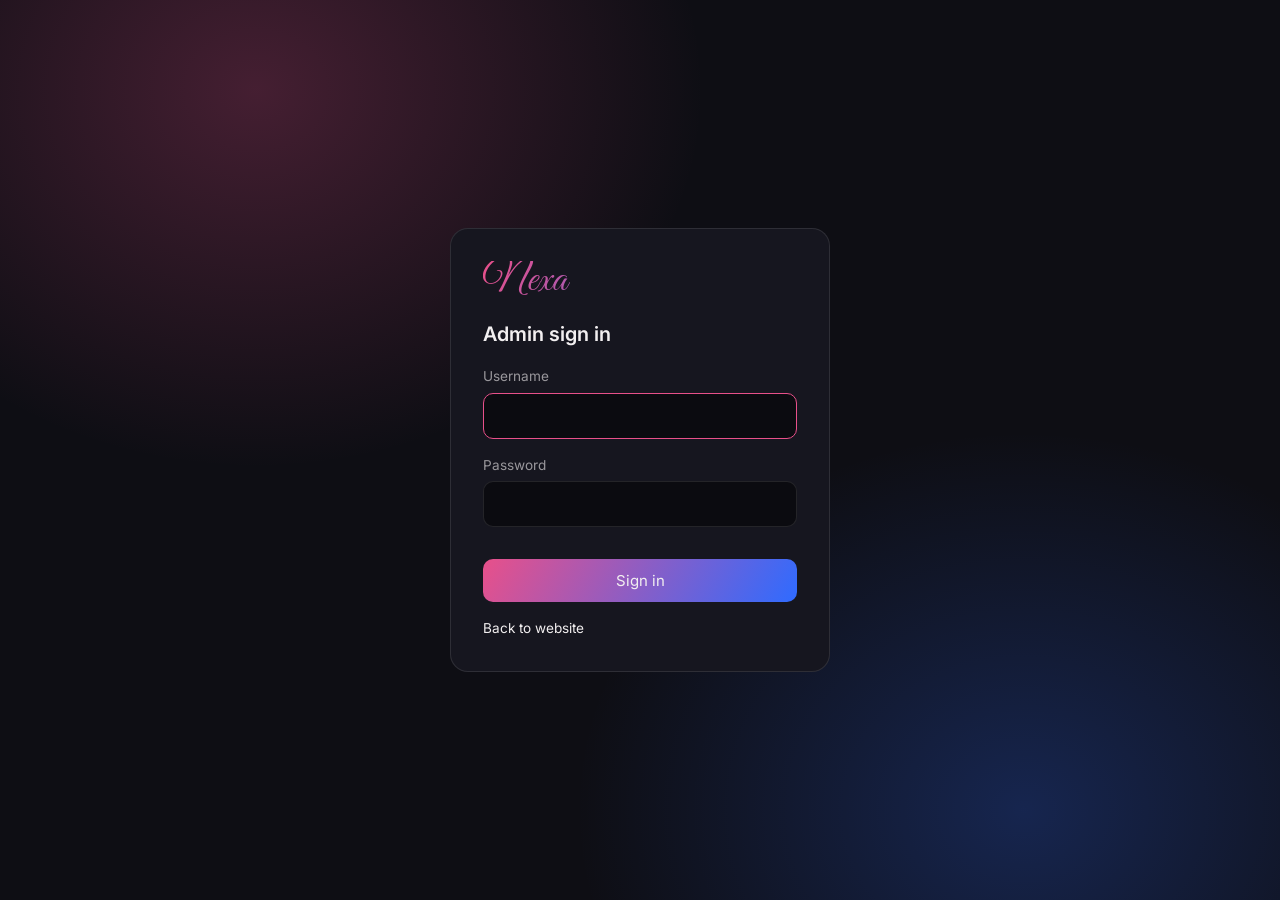
<file: admin.html>
<!DOCTYPE html>
<html lang="en" data-no-theme>
<head>
  <meta charset="UTF-8"><meta name="viewport" content="width=device-width, initial-scale=1">
  <title>Admin | Nexa</title><meta name="robots" content="noindex">
  <link href="https://fonts.googleapis.com/css2?family=Great+Vibes&family=Inter:wght@400;500;600&display=swap" rel="stylesheet">
  <link rel="stylesheet" href="css/admin.css">
  <script src="js/store.js"></script>
</head>
<body>
<div class="adm" id="adm" >
  <section class="adm-login" id="adm-login">
    <form class="adm-login__card" id="adm-login-form">
      <span class="adm-logo">Nexa</span>
      <h1>Admin sign in</h1>
      <div class="adm-field" style="margin:0"><label for="adm-user">Username</label><input id="adm-user" type="text" autocomplete="username"></div>
      <div class="adm-field" style="margin:0"><label for="adm-pass">Password</label><input id="adm-pass" type="password" autocomplete="current-password"></div>
      <p class="adm-hint" id="adm-login-msg" role="alert"></p>
      <button class="adm-btn adm-btn--primary" type="submit">Sign in</button>
      <a class="adm-hint" href="index.html">Back to website</a>
    </form>
  </section>

  <div class="adm-app" id="adm-app" hidden>
    <aside class="adm-side">
      <span class="adm-logo">Nexa</span>
      <nav class="adm-nav" aria-label="Admin sections">
        <button data-pane="products" class="is-active">Products</button>
        <button data-pane="blogs">Blog Posts</button>
        <button data-pane="reviews">Testimonials</button>
        <button data-pane="text">Site Text</button>
        <button data-pane="theme">Theme &amp; Style</button>
        <button data-pane="backup">Backup &amp; Security</button>
      </nav>
      <div class="adm-side__foot">
        <a class="adm-btn adm-btn--sm" href="index.html">View website</a>
        <button class="adm-btn adm-btn--sm" id="adm-logout" type="button">Sign out</button>
      </div>
    </aside>

    <main class="adm-main">
      <section class="adm-pane" id="pane-products">
        <div class="adm-head"><div><h2>Products</h2><p>Add, edit or remove perfumes in each collection.</p></div><button class="adm-btn adm-btn--primary" id="adm-add-product" type="button">Add product</button></div>
        <div class="adm-seg"><button type="button" data-cat="gents" class="is-active">Gents</button><button type="button" data-cat="ladies">Ladies</button></div>
        <div class="adm-list" id="adm-products"></div>
      </section>

      <section class="adm-pane" id="pane-blogs" hidden>
        <div class="adm-head"><div><h2>Blog Posts</h2><p>The newest three appear on the home page.</p></div><button class="adm-btn adm-btn--primary" id="adm-add-blog" type="button">Add post</button></div>
        <div class="adm-list" id="adm-blogs"></div>
      </section>

      <section class="adm-pane" id="pane-reviews" hidden>
        <div class="adm-head"><div><h2>Testimonials</h2><p>Customer reviews shown in the home page carousel.</p></div><button class="adm-btn adm-btn--primary" id="adm-add-review" type="button">Add review</button></div>
        <div class="adm-list" id="adm-reviews"></div>
      </section>

      <section class="adm-pane" id="pane-text" hidden>
        <div class="adm-head"><div><h2>Site Text</h2><p>Headlines, spotlight and contact details.</p></div></div>
        <form class="adm-card" id="adm-text-form">
          <div id="adm-text-fields"></div>
          <div class="adm-actions"><button class="adm-btn adm-btn--primary" type="submit">Save text</button><button class="adm-btn" type="button" id="adm-text-reset">Reset to original</button></div>
        </form>
      </section>

      <section class="adm-pane" id="pane-theme" hidden>
        <div class="adm-head"><div><h2>Theme &amp; Style</h2><p>Changes save automatically and show on your website.</p></div><button class="adm-btn" id="adm-theme-reset" type="button">Reset theme</button></div>

        <div class="adm-card"><h3>Preview</h3><div class="pv" id="adm-pv">
          <div class="pv__head"><span class="pv__logo">Nexa</span><span class="pv__links"><span>Home</span><span>Blogs</span><span>Contact Us</span></span></div>
          <div class="pv__body"><h4>Wear Your Signature.</h4><p>Luxury fragrances crafted for him and her. This is how your headings, body text and buttons will look.</p><span class="pv__btn">Shop Collection</span></div>
          <div class="pv__foot"><span>&copy; Nexa</span><span>Home &middot; Blogs &middot; Contact Us</span></div>
        </div></div>

        <div class="adm-card"><h3>Ready-made themes</h3><div class="adm-presets" id="adm-presets"></div></div>

        <div class="adm-card"><h3>Colors</h3><div class="adm-colors">
          <div class="adm-color"><label class="adm-label" for="c-bg">Background</label><input type="color" id="c-bg" data-color="bg"></div>
          <div class="adm-color"><label class="adm-label" for="c-text">Text</label><input type="color" id="c-text" data-color="text"></div>
          <div class="adm-color"><label class="adm-label" for="c-pink">Accent 1 (pink)</label><input type="color" id="c-pink" data-color="pink"></div>
          <div class="adm-color"><label class="adm-label" for="c-blue">Accent 2 (blue)</label><input type="color" id="c-blue" data-color="blue"></div>
        </div></div>

        <div class="adm-card"><h3>Text style and size</h3>
          <div class="adm-row">
            <div class="adm-field"><label for="th-headingFont">Headings</label><select id="th-headingFont"></select></div>
            <div class="adm-field"><label for="th-bodyFont">Body text</label><select id="th-bodyFont"></select></div>
            <div class="adm-field"><label for="th-scriptFont">Logo and hero handwriting</label><select id="th-scriptFont"></select></div>
          </div>
          <div class="adm-field"><label for="th-scale">Text size</label><div class="adm-range"><input type="range" id="th-scale" min="85" max="125" step="5"><output id="th-scale-out" for="th-scale">100%</output></div></div>
        </div>

        <div class="adm-card"><h3>Header style</h3><div class="adm-choices" id="adm-headers"></div></div>
        <div class="adm-card"><h3>Footer style</h3><div class="adm-choices" id="adm-footers"></div></div>
      </section>

      <section class="adm-pane" id="pane-backup" hidden>
        <div class="adm-head"><div><h2>Backup &amp; Security</h2><p>Your changes are stored in this browser. Download a backup to keep them safe.</p></div></div>
        <div class="adm-card"><h3>Backup</h3>
          <div class="adm-actions">
            <button class="adm-btn adm-btn--primary" id="adm-export" type="button">Download backup</button>
            <label class="adm-btn" for="adm-import">Restore from backup</label><input type="file" id="adm-import" accept="application/json" hidden>
            <button class="adm-btn adm-btn--danger" id="adm-reset-all" type="button">Reset everything</button>
          </div>
        </div>
        <form class="adm-card" id="adm-pass-form"><h3>Change admin login</h3>
          <p class="adm-hint" style="margin-bottom:1rem">Signed in as <strong id="adm-current-user"></strong>. Leave a field empty to keep it as it is.</p>
          <div class="adm-row">
            <div class="adm-field"><label for="adm-newuser">New username</label><input type="text" id="adm-newuser" autocomplete="off"></div>
            <div class="adm-field"><label for="adm-newpass">New password (6 or more characters)</label><input type="password" id="adm-newpass" autocomplete="new-password"></div>
          </div>
          <div class="adm-field"><label for="adm-curpass">Current password (to confirm)</label><input type="password" id="adm-curpass" autocomplete="current-password"></div>
          <button class="adm-btn adm-btn--primary" type="submit">Save login</button>
        </form>
      </section>
    </main>
  </div>

  <dialog class="adm-dialog" id="adm-dialog"><form id="adm-editor" novalidate></form></dialog>
  <div class="adm-toast" id="adm-toast" role="status" aria-live="polite"></div>
</div>
<script src="js/admin.js"></script>
</body>
</html>
</file>
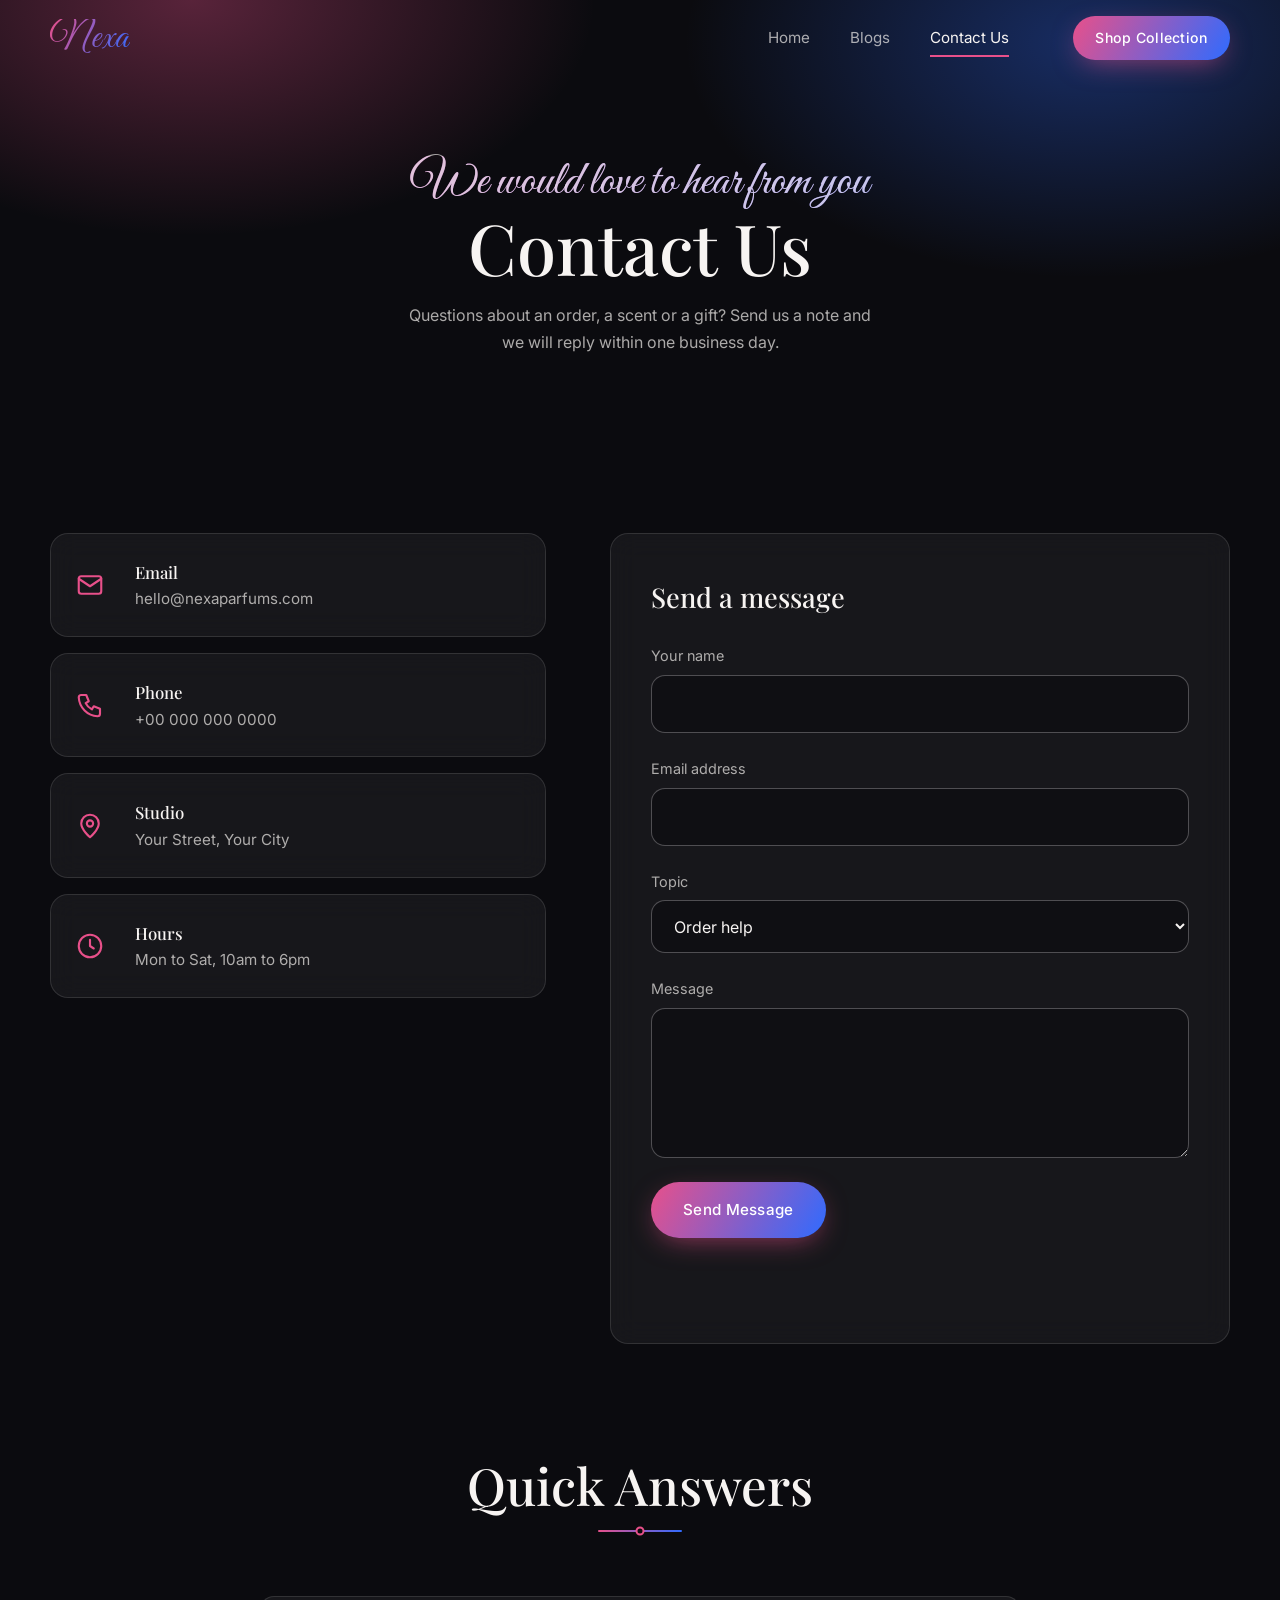
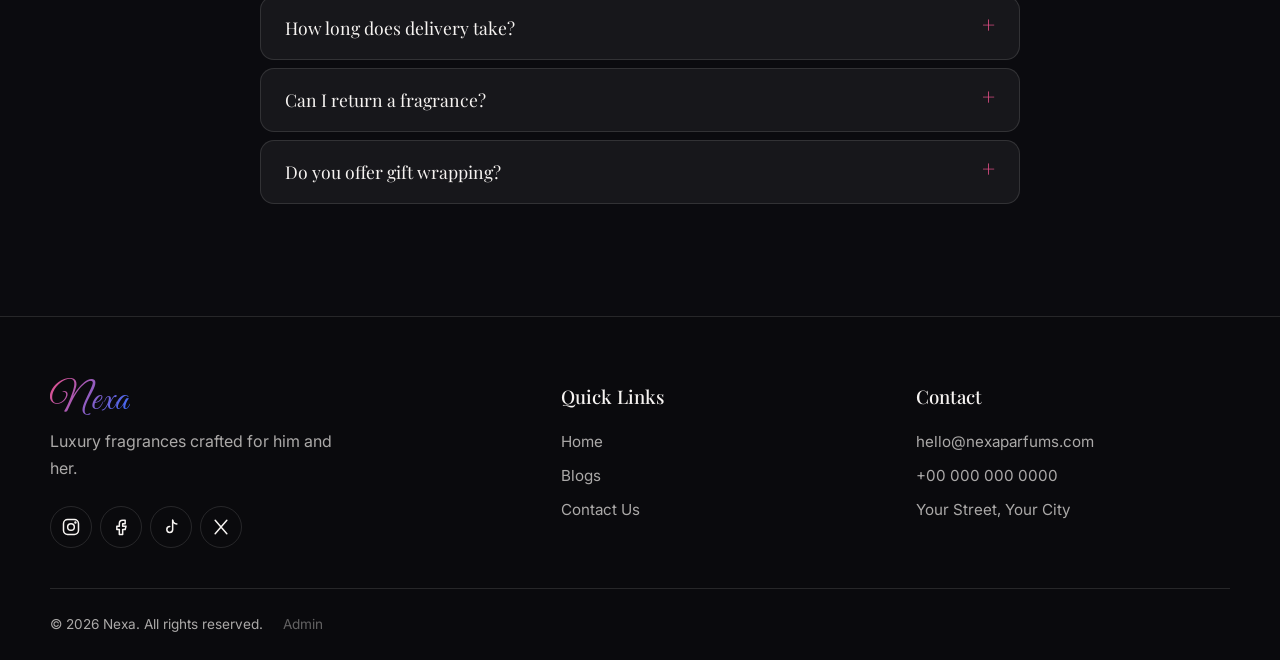
<file: contact.html>
<!DOCTYPE html>
<html lang="en">
<head>
  <meta charset="UTF-8">
  <meta name="viewport" content="width=device-width, initial-scale=1">
  <title>Contact Us | Nexa</title>
  <meta name="description" content="Get in touch with the Nexa team.">
  <meta name="theme-color" content="#0B0B0F">
  <link rel="preconnect" href="https://fonts.googleapis.com">
  <link rel="preconnect" href="https://fonts.gstatic.com" crossorigin>
  <link href="https://fonts.googleapis.com/css2?family=Great+Vibes&family=Inter:wght@300;400;500;600&family=Playfair+Display:wght@400;500;600;700&display=swap" rel="stylesheet">
  <link rel="stylesheet" href="css/style.css">
  <script src="js/store.js"></script>
</head>
<body>

  <a class="skip-link" href="#main">Skip to content</a>

  <!-- ============ PAGE LOADER ============ -->
  <div class="loader" id="loader" aria-hidden="true">
    <span class="loader__logo">Nexa</span>
    <span class="loader__bar"></span>
  </div>

  <!-- ============ NAVBAR ============ -->
  <header class="navbar" id="navbar">
    <div class="container navbar__inner">
      <a href="index.html" class="logo" aria-label="Nexa home">Nexa</a>

      <nav class="navbar__links" aria-label="Main">
        <a href="index.html" class="nav-link">Home</a>
        <a href="blogs.html" class="nav-link">Blogs</a>
        <a href="contact.html" class="nav-link is-active" aria-current="page">Contact Us</a>
      </nav>

      <a href="index.html#collections" class="btn btn--gradient btn--sm navbar__cta">Shop Collection</a>

      <button class="burger" id="burger" aria-label="Open menu" aria-expanded="false" aria-controls="mobile-panel">
        <span></span><span></span><span></span>
      </button>
    </div>
  </header>

  <!-- Mobile slide-in panel -->
  <div class="scrim" id="scrim"></div>
  <aside class="mobile-panel" id="mobile-panel" aria-label="Mobile menu" aria-hidden="true">
    <a href="index.html" class="logo" aria-label="Nexa home">Nexa</a>
    <nav class="mobile-panel__links">
      <a href="index.html" class="nav-link">Home</a>
      <a href="blogs.html" class="nav-link">Blogs</a>
      <a href="contact.html" class="nav-link is-active" aria-current="page">Contact Us</a>
    </nav>
    <a href="index.html#collections" class="btn btn--gradient">Shop Collection</a>
  </aside>

  

  <main id="main">
    <section class="page-hero">
      <p class="page-hero__script">We would love to hear from you</p>
      <h1>Contact Us</h1>
      <p>Questions about an order, a scent or a gift? Send us a note and we will reply within one business day.</p>
    </section>
    <section class="section">
      <div class="container contact__grid">
        <div class="contact__info">
          <div class="glass info-card"><svg viewBox="0 0 24 24" fill="none" stroke="currentColor" stroke-width="1.7" stroke-linecap="round" stroke-linejoin="round" aria-hidden="true"><rect x="3" y="5" width="18" height="14" rx="2"/><path d="M3 7l9 6 9-6"/></svg><div><h3>Email</h3><p data-cms="contact.email">hello@nexaparfums.com</p></div></div>
          <div class="glass info-card"><svg viewBox="0 0 24 24" fill="none" stroke="currentColor" stroke-width="1.7" stroke-linecap="round" stroke-linejoin="round" aria-hidden="true"><path d="M5 4h4l2 5-2.5 1.5a11 11 0 0 0 5 5L15 13l5 2v4a2 2 0 0 1-2 2A16 16 0 0 1 3 6a2 2 0 0 1 2-2z"/></svg><div><h3>Phone</h3><p data-cms="contact.phone">+00 000 000 0000</p></div></div>
          <div class="glass info-card"><svg viewBox="0 0 24 24" fill="none" stroke="currentColor" stroke-width="1.7" stroke-linecap="round" stroke-linejoin="round" aria-hidden="true"><path d="M12 21s7-6 7-11a7 7 0 0 0-14 0c0 5 7 11 7 11z"/><circle cx="12" cy="10" r="2.5"/></svg><div><h3>Studio</h3><p data-cms="contact.address">Your Street, Your City</p></div></div>
          <div class="glass info-card"><svg viewBox="0 0 24 24" fill="none" stroke="currentColor" stroke-width="1.7" stroke-linecap="round" stroke-linejoin="round" aria-hidden="true"><circle cx="12" cy="12" r="9"/><path d="M12 7v5l3 2"/></svg><div><h3>Hours</h3><p data-cms="contact.hours">Mon to Sat, 10am to 6pm</p></div></div>
        </div>
        <form class="glass contact__form" id="contact-form" novalidate>
          <h2>Send a message</h2>
          <div class="field"><label for="c-name">Your name</label><input id="c-name" name="name" type="text" autocomplete="name" required></div>
          <div class="field"><label for="c-email">Email address</label><input id="c-email" name="email" type="email" autocomplete="email" required></div>
          <div class="field"><label for="c-topic">Topic</label>
            <select id="c-topic" name="topic"><option>Order help</option><option>Product question</option><option>Gifting</option><option>Wholesale</option><option>Something else</option></select></div>
          <div class="field"><label for="c-message">Message</label><textarea id="c-message" name="message" required></textarea></div>
          <button type="submit" class="btn btn--gradient">Send Message</button>
          <p class="form-msg" id="contact-msg" role="status" aria-live="polite"></p>
        </form>
      </div>
    </section>
    <section class="section faq">
      <div class="container">
        <header class="section__head"><h2 class="section__title">Quick Answers</h2><span class="deco-line" aria-hidden="true"></span></header>
        <div class="faq__list">
          <details><summary>How long does delivery take?</summary><p>Most orders arrive in 3 to 5 business days. You will receive tracking as soon as your parcel ships.</p></details>
          <details><summary>Can I return a fragrance?</summary><p>Unopened bottles can be returned within 14 days. If a scent is not right for you, contact us and we will help.</p></details>
          <details><summary>Do you offer gift wrapping?</summary><p>Yes. Every Nexa bottle arrives in a gift-ready box with ribbon, and we can add a handwritten note.</p></details>
        </div>
      </div>
    </section>
  </main>

  <footer class="footer">
    <div class="container footer__grid">
      <div class="footer__brand">
        <a href="index.html" class="logo" aria-label="Nexa home">Nexa</a>
        <p data-cms="footer.tagline">Luxury fragrances crafted for him and her.</p>
        <div class="socials">
          <a href="#" aria-label="Instagram"><svg viewBox="0 0 24 24" fill="none" stroke="currentColor" stroke-width="1.8" stroke-linecap="round" stroke-linejoin="round"><rect x="3" y="3" width="18" height="18" rx="5"/><circle cx="12" cy="12" r="4"/><circle cx="17.3" cy="6.7" r=".6" fill="currentColor"/></svg></a>
          <a href="#" aria-label="Facebook"><svg viewBox="0 0 24 24" fill="none" stroke="currentColor" stroke-width="1.8" stroke-linecap="round" stroke-linejoin="round"><path d="M14 8h3V4h-3a4 4 0 0 0-4 4v3H7v4h3v6h4v-6h3l1-4h-4V8.5c0-.3.2-.5.5-.5z"/></svg></a>
          <a href="#" aria-label="TikTok"><svg viewBox="0 0 24 24" fill="none" stroke="currentColor" stroke-width="1.8" stroke-linecap="round" stroke-linejoin="round"><path d="M14 4v11a3.5 3.5 0 1 1-3.5-3.5"/><path d="M14 4c.4 2.6 2.2 4.1 5 4.3"/></svg></a>
          <a href="#" aria-label="X"><svg viewBox="0 0 24 24" fill="none" stroke="currentColor" stroke-width="1.8" stroke-linecap="round" stroke-linejoin="round"><path d="M5 4l14 16M19 4L5 20"/></svg></a>
        </div>
      </div>

      <nav class="footer__col" aria-label="Footer">
        <h3>Quick Links</h3>
        <a href="index.html">Home</a>
        <a href="blogs.html">Blogs</a>
        <a href="contact.html">Contact Us</a>
      </nav>

      <div class="footer__col">
        <h3>Contact</h3>
        <p data-cms="contact.email">hello@nexaparfums.com</p>
        <p data-cms="contact.phone">+00 000 000 0000</p>
        <p data-cms="contact.address">Your Street, Your City</p>
      </div>
    </div>
    <div class="container footer__bottom">
      <p>&copy; <span id="year">2026</span> Nexa. All rights reserved. <a class="footer__admin" href="admin.html">Admin</a></p>
    </div>
  </footer>

  

  <button class="to-top" id="to-top" aria-label="Back to top">
    <svg viewBox="0 0 24 24" fill="none" stroke="currentColor" stroke-width="2" stroke-linecap="round" stroke-linejoin="round" aria-hidden="true"><path d="M12 19V5M5 12l7-7 7 7"/></svg>
  </button>

  <script src="js/main.js"></script>
</body>
</html>
</file>
<file: css/admin.css>
/* =========================================================
   NEXA ADMIN : admin.css  (own palette, independent of the site theme)
   ========================================================= */
.adm, .adm * { box-sizing: border-box; }
.adm { --a-bg: #0e0e14; --a-panel: #16161f; --a-line: rgba(255,255,255,.1); --a-text: #f2eff0; --a-mute: rgba(242,239,240,.6);
  --a-pink: #E8508A; --a-blue: #2F6BFF; --a-red: #ff6b6b; --a-green: #7be3a8;
  position: fixed; inset: 0; z-index: 500; overflow: auto; background: var(--a-bg); color: var(--a-text);
  font: 15px/1.55 'Inter', system-ui, sans-serif; letter-spacing: 0; }
.adm[hidden] { display: none !important; }
.adm h1, .adm h2, .adm h3, .adm p { margin: 0; }
.adm a { color: inherit; text-decoration: none; }
.adm button, .adm input, .adm select, .adm textarea { font: inherit; color: inherit; }

/* login */
.adm-login { min-height: 100%; display: grid; place-items: center; padding: 1.5rem;
  background: radial-gradient(50% 60% at 20% 10%, rgba(232,80,138,.25), transparent 70%), radial-gradient(50% 60% at 80% 90%, rgba(47,107,255,.25), transparent 70%), var(--a-bg); }
.adm-login__card { width: min(380px, 100%); padding: 2rem; border: 1px solid var(--a-line); border-radius: 18px; background: var(--a-panel); display: grid; gap: 1rem; }
.adm-logo { font-family: 'Great Vibes', cursive; font-size: 2.6rem; line-height: 1; background: linear-gradient(120deg, var(--a-pink), var(--a-blue)); -webkit-background-clip: text; background-clip: text; color: transparent; }
.adm-login__card h1 { font-size: 1.25rem; font-weight: 600; }
.adm-hint { color: var(--a-mute); font-size: .85rem; }

/* layout */
.adm-app { display: grid; grid-template-columns: 240px 1fr; min-height: 100%; }
.adm-side { position: sticky; top: 0; height: 100vh; padding: 1.4rem 1rem; border-right: 1px solid var(--a-line); background: var(--a-panel); display: flex; flex-direction: column; gap: 1.2rem; }
.adm-nav { display: grid; gap: .25rem; }
.adm-nav button { text-align: left; padding: .7rem .9rem; border-radius: 10px; border: 0; background: none; cursor: pointer; color: var(--a-mute); transition: background .2s, color .2s; }
.adm-nav button:hover { background: rgba(255,255,255,.06); color: var(--a-text); }
.adm-nav button.is-active { background: linear-gradient(120deg, rgba(232,80,138,.25), rgba(47,107,255,.25)); color: #fff; }
.adm-side__foot { margin-top: auto; display: grid; gap: .5rem; }
.adm-main { padding: 2rem clamp(1rem, 3vw, 2.5rem) 4rem; max-width: 1000px; width: 100%; }
.adm-head { display: flex; flex-wrap: wrap; gap: 1rem; align-items: center; justify-content: space-between; margin-bottom: 1.5rem; }
.adm-head h2 { font-size: 1.6rem; font-weight: 600; }
.adm-head p { color: var(--a-mute); font-size: .9rem; margin-top: .2rem; }
.adm-pane[hidden] { display: none; }

/* buttons and fields */
.adm-btn { display: inline-flex; align-items: center; justify-content: center; gap: .4rem; padding: .6rem 1.1rem; border-radius: 10px; border: 1px solid var(--a-line); background: rgba(255,255,255,.05); cursor: pointer; transition: transform .2s, background .2s, border-color .2s; }
.adm-btn:hover { background: rgba(255,255,255,.1); transform: translateY(-1px); }
.adm-btn--primary { border: 0; color: #fff; background: linear-gradient(120deg, var(--a-pink), var(--a-blue)); }
.adm-btn--primary:hover { background: linear-gradient(120deg, var(--a-pink), var(--a-blue)); filter: brightness(1.1); }
.adm-btn--danger { color: var(--a-red); border-color: rgba(255,107,107,.4); }
.adm-btn--danger:hover { background: rgba(255,107,107,.12); }
.adm-btn--sm { padding: .4rem .8rem; font-size: .85rem; }
.adm :focus-visible { outline: 2px solid var(--a-pink); outline-offset: 2px; }
.adm-field { display: grid; gap: .35rem; margin-bottom: 1rem; }
.adm-field label, .adm-label { font-size: .85rem; color: var(--a-mute); }
.adm-field input[type="text"], .adm-field input[type="password"], .adm-field input[type="date"], .adm-field input[type="number"], .adm-field select, .adm-field textarea {
  width: 100%; padding: .65rem .85rem; border-radius: 10px; border: 1px solid var(--a-line); background: #0b0b10; }
.adm-field textarea { min-height: 120px; resize: vertical; }
.adm-field input:focus, .adm-field select:focus, .adm-field textarea:focus { outline: none; border-color: var(--a-pink); }
.adm-row { display: grid; grid-template-columns: repeat(auto-fit, minmax(220px, 1fr)); gap: 1rem; }
.adm-card { padding: 1.3rem; border: 1px solid var(--a-line); border-radius: 14px; background: var(--a-panel); margin-bottom: 1.2rem; }
.adm-card h3 { font-size: 1.05rem; margin-bottom: 1rem; }
.adm-seg { display: inline-flex; padding: 4px; border-radius: 999px; border: 1px solid var(--a-line); background: #0b0b10; margin-bottom: 1.2rem; }
.adm-seg button { padding: .45rem 1.3rem; border: 0; border-radius: 999px; background: none; cursor: pointer; color: var(--a-mute); }
.adm-seg button.is-active { background: linear-gradient(120deg, var(--a-pink), var(--a-blue)); color: #fff; }

/* item lists */
.adm-list { display: grid; gap: .7rem; }
.adm-item { display: grid; grid-template-columns: 64px 1fr auto; gap: 1rem; align-items: center; padding: .8rem 1rem; border: 1px solid var(--a-line); border-radius: 12px; background: var(--a-panel); }
.adm-item--noimg { grid-template-columns: 1fr auto; }
.adm-item img { width: 64px; height: 64px; object-fit: contain; border-radius: 8px; background: #0b0b10; }
.adm-item h4 { margin: 0; font-size: 1rem; font-weight: 600; }
.adm-item p { color: var(--a-mute); font-size: .85rem; overflow: hidden; display: -webkit-box; -webkit-line-clamp: 2; -webkit-box-orient: vertical; }
.adm-actions { display: flex; gap: .4rem; }
.adm-empty { padding: 2rem; text-align: center; color: var(--a-mute); border: 1px dashed var(--a-line); border-radius: 12px; }

/* editor dialog */
.adm-dialog { width: min(560px, 94vw); max-height: 92vh; padding: 0; border: 1px solid var(--a-line); border-radius: 16px; background: var(--a-panel); color: var(--a-text); }
.adm-dialog::backdrop { background: rgba(0,0,0,.7); }
.adm-dialog form { padding: 1.5rem; max-height: 92vh; overflow: auto; }
.adm-dialog h3 { font-size: 1.2rem; margin-bottom: 1.2rem; }
.adm-dialog__foot { display: flex; justify-content: flex-end; gap: .6rem; margin-top: .5rem; }
.adm-upload { display: grid; grid-template-columns: 90px 1fr; gap: 1rem; align-items: center; }
.adm-upload img { width: 90px; height: 90px; object-fit: contain; border-radius: 10px; background: #0b0b10; border: 1px solid var(--a-line); }
.adm-upload__btns { display: flex; flex-wrap: wrap; gap: .5rem; }

/* theme tab */
.adm-presets { display: flex; flex-wrap: wrap; gap: .6rem; }
.adm-preset { padding: .55rem .9rem .55rem .6rem; border-radius: 999px; border: 1px solid var(--a-line); background: #0b0b10; cursor: pointer; display: inline-flex; align-items: center; gap: .6rem; }
.adm-preset.is-active { border-color: var(--a-pink); }
.adm-preset i { width: 22px; height: 22px; border-radius: 50%; border: 1px solid rgba(255,255,255,.3); }
.adm-colors { display: grid; grid-template-columns: repeat(auto-fit, minmax(150px, 1fr)); gap: 1rem; }
.adm-color { display: grid; gap: .35rem; }
.adm-color input[type="color"] { width: 100%; height: 44px; padding: 3px; border-radius: 10px; border: 1px solid var(--a-line); background: #0b0b10; cursor: pointer; }
.adm-range { display: flex; align-items: center; gap: 1rem; }
.adm-range input { flex: 1; accent-color: var(--a-pink); }
.adm-range output { min-width: 3.2rem; text-align: right; }
.adm-choices { display: grid; grid-template-columns: repeat(auto-fit, minmax(120px, 1fr)); gap: .6rem; }
.adm-choice { padding: .7rem .6rem; border-radius: 10px; border: 1px solid var(--a-line); background: #0b0b10; cursor: pointer; text-align: center; font-size: .88rem; }
.adm-choice.is-active { border-color: var(--a-pink); background: rgba(232,80,138,.14); }

/* live preview (mirrors the site's header/footer rules) */
.pv { border-radius: 14px; overflow: hidden; border: 1px solid var(--a-line); background: var(--black); color: var(--white);
  --muted: color-mix(in srgb, var(--white) 68%, transparent); --line: color-mix(in srgb, var(--white) 14%, transparent); --gradient: linear-gradient(120deg, var(--pink), var(--blue)); }
.pv__head { display: flex; align-items: center; justify-content: space-between; padding: .8rem 1.2rem; }
.pv__logo { font-family: var(--font-script); font-size: 1.9rem; line-height: 1; background: var(--gradient); -webkit-background-clip: text; background-clip: text; color: transparent; }
.pv__links { display: flex; gap: 1rem; font-size: .85rem; color: var(--muted); font-family: var(--font-body); }
.pv__body { padding: 1.6rem 1.4rem; font-family: var(--font-body); }
.pv__body h4 { margin: 0 0 .4rem; font-family: var(--font-heading); font-weight: 500; font-size: 1.7rem; line-height: 1.2; }
.pv__body p { margin: 0 0 1rem; color: var(--muted); max-width: 46ch; }
.pv__btn { display: inline-block; padding: .55rem 1.3rem; border-radius: 999px; background: var(--gradient); color: #fff; font-size: .9rem; }
.pv__foot { padding: 1.1rem 1.4rem; display: flex; justify-content: space-between; gap: 1rem; font-size: .85rem; font-family: var(--font-body); border-top: 1px solid var(--line); background: color-mix(in srgb, var(--black) 88%, #000); color: var(--muted); }
.pv[data-header="solid"] .pv__head { background: var(--black); box-shadow: 0 1px 0 var(--line); }
.pv[data-header="glass"] .pv__head { background: color-mix(in srgb, var(--white) 8%, transparent); box-shadow: 0 1px 0 var(--line); }
.pv[data-header="gradient"] .pv__head { background: var(--gradient); color: #fff; }
.pv[data-header="gradient"] .pv__logo { background: none; color: #fff; }
.pv[data-header="gradient"] .pv__links { color: rgba(255,255,255,.85); }
.pv[data-header="light"] .pv__head { background: #F7F4F2; }
.pv[data-header="light"] .pv__links { color: rgba(27,27,34,.7); }
.pv[data-footer="gradient"] .pv__foot { background: var(--gradient); color: #fff; border-color: transparent; }
.pv[data-footer="light"] .pv__foot { background: #F7F4F2; color: rgba(27,27,34,.75); border-color: rgba(27,27,34,.12); }
.pv[data-footer="blue"] .pv__foot { background: color-mix(in srgb, var(--blue) 32%, #000); color: rgba(255,255,255,.8); }
.pv[data-footer="pink"] .pv__foot { background: color-mix(in srgb, var(--pink) 32%, #000); color: rgba(255,255,255,.8); }

.adm-toast { position: fixed; left: 50%; bottom: 1.6rem; transform: translate(-50%, 20px); padding: .7rem 1.2rem; border-radius: 999px; background: #1f1f2b; border: 1px solid var(--a-line); opacity: 0; pointer-events: none; transition: opacity .3s, transform .3s; z-index: 10; }
.adm-toast.is-shown { opacity: 1; transform: translate(-50%, 0); }
.adm-toast.is-error { border-color: var(--a-red); color: var(--a-red); }
.adm-menu-btn { display: none; }

@media (max-width: 820px) {
  .adm-app { grid-template-columns: 1fr; }
  .adm-side { position: static; height: auto; flex-direction: row; flex-wrap: wrap; align-items: center; padding: .8rem; }
  .adm-nav { display: flex; flex-wrap: wrap; flex: 1 1 100%; order: 3; }
  .adm-nav button { padding: .5rem .75rem; font-size: .88rem; }
  .adm-side__foot { margin: 0 0 0 auto; display: flex; }
  .adm-item { grid-template-columns: 52px 1fr; }
  .adm-item .adm-actions { grid-column: 1 / -1; }
  .adm-item--noimg { grid-template-columns: 1fr; }
}

.adm [hidden] { display: none !important; }
</file>
<file: css/style.css>
/* =========================================================
   NEXA : style.css
   1. Tokens   2. Base   3. Components   4. Sections   5. Motion/Responsive
   ========================================================= */

/* ---------- 1. TOKENS (edit colors, fonts and spacing here) ---------- */
@property --accent      { syntax: '<color>'; inherits: true; initial-value: #2F6BFF; }
@property --accent-soft { syntax: '<color>'; inherits: true; initial-value: color-mix(in srgb, var(--blue) 28%, transparent); }

:root {
  --black:  #0B0B0F;
  --ink-2:  color-mix(in srgb, var(--black) 93%, var(--white));
  --pink:   #E8508A;
  --blue:   #2F6BFF;
  --white:  #F7F4F2;
  --muted:  color-mix(in srgb, var(--white) 68%, transparent);
  --line:   color-mix(in srgb, var(--white) 12%, transparent);
  --glass:  color-mix(in srgb, var(--white) 5%, transparent);

  --gradient: linear-gradient(120deg, var(--pink), var(--blue));

  --font-script:  'Great Vibes', cursive;
  --font-heading: 'Playfair Display', Georgia, serif;
  --font-body:    'Inter', system-ui, -apple-system, 'Segoe UI', sans-serif;

  /* spacing scale */
  --s-1: .5rem; --s-2: 1rem; --s-3: 1.5rem; --s-4: 2.5rem; --s-5: 4rem; --s-6: 7rem;

  --radius: 18px;
  --nav-h: 76px;
  --ease: cubic-bezier(.22,.8,.24,1);

  --accent: var(--blue);
  --accent-soft: color-mix(in srgb, var(--blue) 28%, transparent);
}

/* ---------- 2. BASE ---------- */
*,*::before,*::after { box-sizing: border-box; margin: 0; padding: 0; }
html { scroll-behavior: smooth; scroll-padding-top: var(--nav-h); }
body {
  font-family: var(--font-body); font-size: 1rem; line-height: 1.7;
  color: var(--white); background: var(--black);
  -webkit-font-smoothing: antialiased; overflow-x: hidden;
}
body.is-locked { overflow: hidden; }
img { max-width: 100%; height: auto; display: block; }
a { color: inherit; text-decoration: none; }
button { font: inherit; color: inherit; background: none; border: 0; cursor: pointer; }
ul { list-style: none; }

:focus-visible { outline: 2px solid var(--pink); outline-offset: 3px; border-radius: 6px; }

.container { width: min(1180px, 100% - 2.5rem); margin-inline: auto; }
.sr-only { position: absolute; width: 1px; height: 1px; overflow: hidden; clip: rect(0 0 0 0); white-space: nowrap; }
.skip-link { position: fixed; left: 1rem; top: -4rem; z-index: 200; background: var(--white); color: var(--black); padding: .6rem 1rem; border-radius: 8px; transition: top .2s; }
.skip-link:focus { top: 1rem; }

/* ---------- 3. COMPONENTS ---------- */
.logo { font-family: var(--font-script); font-size: 2.4rem; line-height: 1; letter-spacing: .02em;
  background: var(--gradient); -webkit-background-clip: text; background-clip: text; color: transparent; }

.btn { display: inline-flex; align-items: center; justify-content: center; gap: .5rem;
  padding: .95rem 2rem; border-radius: 999px; font-weight: 500; font-size: .95rem; letter-spacing: .02em;
  transition: transform .35s var(--ease), box-shadow .35s var(--ease), background-color .3s; }
.btn:hover { transform: translateY(-3px); }
.btn--gradient { background: var(--gradient); color: #fff; box-shadow: 0 8px 28px -8px color-mix(in srgb, var(--pink) 65%, transparent); }
.btn--gradient:hover { box-shadow: 0 14px 34px -8px color-mix(in srgb, var(--blue) 70%, transparent); }
.btn--outline { border: 1px solid color-mix(in srgb, var(--white) 50%, transparent); }
.btn--outline:hover { background: color-mix(in srgb, var(--white) 8%, transparent); border-color: var(--white); }
.btn--sm { padding: .65rem 1.4rem; font-size: .88rem; }

.glass { background: var(--glass); border: 1px solid var(--line); border-radius: var(--radius);
  backdrop-filter: blur(14px); -webkit-backdrop-filter: blur(14px); }

.badge { display: inline-block; padding: .3rem .9rem; border-radius: 999px; font-size: .8rem;
  background: color-mix(in srgb, var(--pink) 14%, transparent); border: 1px solid color-mix(in srgb, var(--pink) 50%, transparent); color: #ff9bc0; margin-bottom: var(--s-2); }

/* ---------- 4. SECTIONS ---------- */
.section { padding-block: var(--s-6); position: relative; }
.section__head { text-align: center; margin-bottom: var(--s-5); }
.section__title { font-family: var(--font-heading); font-weight: 500; font-size: clamp(2rem, 4.5vw, 3.2rem); line-height: 1.15; }
.section__lead { color: var(--muted); max-width: 46ch; margin: var(--s-2) auto 0; }
.deco-line { display: block; width: 84px; height: 2px; margin: var(--s-2) auto 0; background: var(--gradient); border-radius: 2px; position: relative; }
.deco-line::after { content: ''; position: absolute; left: 50%; top: 50%; width: 9px; height: 9px; background: var(--black); border: 2px solid var(--pink); border-radius: 50%; transform: translate(-50%,-50%); }
.deco-line--left { margin-inline: 0; }

/* ----- Navbar ----- */
.navbar { position: fixed; inset: 0 0 auto 0; z-index: 100; height: var(--nav-h);
  transition: background-color .4s, backdrop-filter .4s, box-shadow .4s; }
.navbar.is-solid { background: color-mix(in srgb, var(--black) 88%, transparent); backdrop-filter: blur(16px); -webkit-backdrop-filter: blur(16px); box-shadow: 0 1px 0 var(--line); }
.navbar__inner { height: 100%; display: flex; align-items: center; justify-content: space-between; gap: var(--s-3); }
.navbar__links { display: flex; gap: var(--s-4); margin-left: auto; margin-right: var(--s-4); }

.nav-link { position: relative; padding: .35rem 0; font-size: .95rem; color: var(--muted); transition: color .3s; }
.nav-link::after { content: ''; position: absolute; left: 0; bottom: 0; height: 2px; width: 100%; background: var(--pink);
  transform: scaleX(0); transform-origin: left; transition: transform .4s var(--ease); }
.nav-link:hover, .nav-link.is-active { color: var(--white); }
.nav-link:hover::after, .nav-link.is-active::after { transform: scaleX(1); }

.burger { display: none; width: 44px; height: 44px; position: relative; z-index: 130; }
.burger span { position: absolute; left: 10px; right: 10px; height: 2px; background: var(--white); border-radius: 2px; transition: transform .4s var(--ease), opacity .3s; }
.burger span:nth-child(1) { top: 15px; } .burger span:nth-child(2) { top: 21px; } .burger span:nth-child(3) { top: 27px; }
.burger.is-open span:nth-child(1) { transform: translateY(6px) rotate(45deg); }
.burger.is-open span:nth-child(2) { opacity: 0; }
.burger.is-open span:nth-child(3) { transform: translateY(-6px) rotate(-45deg); }

.scrim { position: fixed; inset: 0; z-index: 110; background: rgba(0,0,0,.6); opacity: 0; visibility: hidden; transition: opacity .4s, visibility .4s; }
.scrim.is-open { opacity: 1; visibility: visible; }
.mobile-panel { position: fixed; top: 0; right: 0; bottom: 0; z-index: 120; width: min(320px, 82vw);
  display: flex; flex-direction: column; align-items: flex-start; gap: var(--s-4); padding: 6rem 2rem 2rem;
  background: color-mix(in srgb, var(--ink-2) 96%, transparent); backdrop-filter: blur(20px); border-left: 1px solid var(--line);
  transform: translateX(100%); visibility: hidden; transition: transform .5s var(--ease), visibility .5s; }
.mobile-panel.is-open { transform: none; visibility: visible; }
.mobile-panel .logo { position: absolute; top: 1rem; left: 2rem; }
.mobile-panel__links { display: flex; flex-direction: column; gap: var(--s-3); font-family: var(--font-heading); }
.mobile-panel__links .nav-link { font-size: 1.5rem; }

/* ----- 1. Hero ----- */
.hero { position: relative; min-height: 100vh; min-height: 100svh; display: flex; align-items: center; overflow: hidden; padding-top: var(--nav-h); isolation: isolate; }
.hero__bg { position: absolute; inset: 0; z-index: -1;
  background: radial-gradient(ellipse at 50% 120%, color-mix(in srgb, var(--black) 85%, var(--pink)) 0%, var(--black) 60%); }
.hero__glow { position: absolute; border-radius: 50%; filter: blur(110px); opacity: .55; will-change: transform; }
.hero__glow--pink { width: 46vw; height: 46vw; left: -12vw; top: 8%; background: var(--pink); animation: drift 16s ease-in-out infinite alternate; }
.hero__glow--blue { width: 44vw; height: 44vw; right: -10vw; bottom: -6%; background: var(--blue); animation: drift 19s ease-in-out infinite alternate-reverse; }
.hero__mist { position: absolute; inset: -20%; opacity: .5;
  background:
    radial-gradient(40% 30% at 30% 70%, color-mix(in srgb, var(--white) 8%, transparent), transparent 70%),
    radial-gradient(35% 28% at 70% 40%, color-mix(in srgb, var(--white) 7%, transparent), transparent 70%);
  animation: mist 24s linear infinite alternate; }
#particles { position: absolute; inset: 0; width: 100%; height: 100%; }

.hero__inner { display: grid; grid-template-columns: 1.05fr 1fr; align-items: center; gap: var(--s-4); }
.hero__kicker { font-family: var(--font-heading); font-style: italic; color: #ff9bc0; font-size: 1.1rem; margin-bottom: var(--s-2); }
.hero__title { font-family: var(--font-script); font-weight: 400; font-size: clamp(3.6rem, 9vw, 7.6rem); line-height: .98;
  background: linear-gradient(120deg, var(--white) 30%, var(--pink) 75%, var(--blue)); -webkit-background-clip: text; background-clip: text; color: transparent; padding-bottom: .1em; }
.hero__sub { margin-top: var(--s-3); font-size: clamp(1.05rem, 1.6vw, 1.3rem); color: var(--muted); max-width: 34ch; }
.hero__actions { display: flex; flex-wrap: wrap; gap: var(--s-2); margin-top: var(--s-4); }

.hero__visual { position: relative; display: grid; place-items: center; }
.hero__halo { position: absolute; width: 78%; aspect-ratio: 1; border-radius: 50%;
  background: radial-gradient(circle, color-mix(in srgb, var(--pink) 55%, transparent), color-mix(in srgb, var(--blue) 35%, transparent) 55%, transparent 72%); filter: blur(50px); animation: pulse 6s ease-in-out infinite; }
.hero__bottle { position: relative; width: min(100%, 520px); filter: drop-shadow(0 30px 40px rgba(0,0,0,.6)); animation: float 6s ease-in-out infinite; }

.scroll-indicator { position: absolute; bottom: 1.6rem; left: 50%; transform: translateX(-50%); }
.scroll-indicator__mouse { display: block; width: 26px; height: 42px; border: 2px solid color-mix(in srgb, var(--white) 60%, transparent); border-radius: 14px; position: relative; }
.scroll-indicator__mouse span { position: absolute; left: 50%; top: 8px; width: 4px; height: 8px; margin-left: -2px; border-radius: 2px; background: var(--pink); animation: wheel 1.8s infinite; }

/* ----- 2. Collections ----- */
.collections { transition: --accent .7s ease, --accent-soft .7s ease;
  background:
    radial-gradient(60% 40% at 50% 0%, var(--accent-soft), transparent 70%),
    var(--black); }
.collections[data-theme="gents"]  { --accent: var(--blue); --accent-soft: color-mix(in srgb, var(--blue) 28%, transparent); }
.collections[data-theme="ladies"] { --accent: var(--pink); --accent-soft: color-mix(in srgb, var(--pink) 28%, transparent); }
.collections .deco-line { background: var(--accent); }
.collections .deco-line::after { border-color: var(--accent); }

.tabs { position: relative; display: grid; grid-template-columns: 1fr 1fr; width: min(320px, 100%); margin: 0 auto var(--s-5);
  padding: 6px; border-radius: 999px; background: var(--glass); border: 1px solid var(--line); backdrop-filter: blur(10px); }
.tabs__pill { position: absolute; top: 6px; bottom: 6px; left: 6px; width: calc(50% - 6px); border-radius: 999px;
  background: var(--accent); box-shadow: 0 6px 24px -6px var(--accent); transition: transform .5s var(--ease); }
.tabs[data-active="ladies"] .tabs__pill { transform: translateX(100%); }
.tabs__btn { position: relative; z-index: 1; padding: .7rem 1rem; border-radius: 999px; font-weight: 500; color: var(--muted); transition: color .3s; }
.tabs__btn.is-active { color: #fff; }

.grid { display: grid; grid-template-columns: repeat(4, 1fr); gap: var(--s-3); }
.grid:not(.is-visible) .card { opacity: 0; }
.grid.is-visible .card { animation: cardIn .8s var(--ease) backwards; animation-delay: calc(var(--i) * 110ms); }

.card { position: relative; display: flex; flex-direction: column; padding: var(--s-3); text-align: center;
  background: linear-gradient(180deg, color-mix(in srgb, var(--white) 6%, transparent), color-mix(in srgb, var(--white) 2%, transparent)); border: 1px solid var(--line); border-radius: var(--radius);
  backdrop-filter: blur(12px); transition: transform .5s var(--ease), box-shadow .5s var(--ease); }
.card::before { content: ''; position: absolute; inset: -1px; border-radius: inherit; padding: 1px; pointer-events: none;
  background: linear-gradient(135deg, var(--pink), var(--blue)); opacity: 0; transition: opacity .4s;
  -webkit-mask: linear-gradient(#000 0 0) content-box, linear-gradient(#000 0 0); -webkit-mask-composite: xor; mask-composite: exclude; }
.card:hover, .card:focus-within { transform: translateY(-12px); box-shadow: 0 28px 50px -22px var(--accent), 0 0 40px -12px var(--pink); }
.card:hover::before, .card:focus-within::before { opacity: 1; }
.card__img { aspect-ratio: 3 / 3.6; display: grid; place-items: center; margin-bottom: var(--s-2); }
.card__img img { width: 72%; transition: transform .6s var(--ease); filter: drop-shadow(0 18px 18px rgba(0,0,0,.5)); }
.card:hover .card__img img, .card:focus-within .card__img img { transform: rotate(-5deg) scale(1.1); }
.card__name { font-family: var(--font-heading); font-size: 1.25rem; font-weight: 500; }
.card__notes { color: var(--muted); font-size: .88rem; margin: .25rem 0 var(--s-2); min-height: 2.9em; }
.card__price { font-family: var(--font-heading); font-size: 1.2rem; margin-bottom: var(--s-2); color: var(--white); }
.card .btn { margin-top: auto; border: 1px solid var(--accent); padding: .65rem 1rem; font-size: .88rem; transition: background-color .3s, transform .35s var(--ease); }
.card .btn:hover { background: var(--accent); }

/* ----- 3. Spotlight ----- */
.spotlight { background: linear-gradient(180deg, var(--black), var(--ink-2) 50%, var(--black)); }
.spotlight__inner { display: grid; grid-template-columns: 1fr 1fr; align-items: center; gap: var(--s-5); }
.spotlight__visual { position: relative; display: grid; place-items: center; }
.spotlight__halo { position: absolute; width: 80%; aspect-ratio: 1; border-radius: 50%; background: radial-gradient(circle, color-mix(in srgb, var(--blue) 55%, transparent), color-mix(in srgb, var(--pink) 25%, transparent) 60%, transparent 72%); filter: blur(50px); }
.spotlight__visual img { position: relative; width: min(78%, 360px); filter: drop-shadow(0 30px 34px rgba(0,0,0,.6)); }
.spotlight__text p { color: var(--muted); max-width: 46ch; margin-top: var(--s-3); }
.notes { margin: var(--s-4) 0; display: grid; gap: var(--s-2); max-width: 460px; }
.notes > div { display: grid; grid-template-columns: 80px 1fr; gap: var(--s-2); padding-bottom: var(--s-2); border-bottom: 1px solid var(--line); }
.notes dt { font-family: var(--font-heading); font-style: italic; color: #ff9bc0; }
.notes dd { color: var(--white); }

/* ----- 4. Why ----- */
.why__grid { display: grid; grid-template-columns: repeat(4, 1fr); gap: var(--s-3); }
.why__card { padding: var(--s-4) var(--s-3); text-align: center; transition: transform .5s var(--ease), border-color .4s, box-shadow .5s; }
.why__card:hover { transform: translateY(-8px); border-color: color-mix(in srgb, var(--pink) 55%, transparent); box-shadow: 0 24px 40px -24px var(--pink); }
.why__icon { width: 54px; height: 54px; margin: 0 auto var(--s-2); color: var(--pink); transition: transform .6s var(--ease), color .4s; }
.why__card:hover .why__icon { transform: rotate(-8deg) scale(1.15); color: var(--blue); }
.why__card h3 { font-family: var(--font-heading); font-weight: 500; font-size: 1.2rem; margin-bottom: .5rem; }
.why__card p { color: var(--muted); font-size: .92rem; }

/* ----- 5. Testimonials ----- */
.testimonials { background: radial-gradient(50% 60% at 50% 50%, color-mix(in srgb, var(--pink) 12%, transparent), transparent 70%); }
.carousel { max-width: 760px; margin-inline: auto; overflow: hidden; }
.carousel__track { display: flex; transition: transform .8s var(--ease); }
.slide { flex: 0 0 100%; margin: 0; padding: var(--s-4); text-align: center; border-radius: var(--radius); }
.stars { color: #f7c66b; letter-spacing: .3em; font-size: 1.2rem; margin-bottom: var(--s-2); }
.slide blockquote { font-family: var(--font-heading); font-style: italic; font-size: clamp(1.1rem, 2.2vw, 1.45rem); line-height: 1.6; }
.slide figcaption { margin-top: var(--s-3); font-weight: 500; }
.slide figcaption span { display: block; color: var(--muted); font-size: .85rem; font-weight: 400; }
.carousel__dots { display: flex; justify-content: center; gap: .6rem; margin-top: var(--s-3); }
.carousel__dots button { width: 10px; height: 10px; border-radius: 50%; background: color-mix(in srgb, var(--white) 25%, transparent); transition: background .3s, transform .3s, width .4s var(--ease); }
.carousel__dots button.is-active { width: 28px; border-radius: 6px; background: var(--gradient); }

/* ----- 6. Blog ----- */
.blog__grid { display: grid; grid-template-columns: repeat(3, 1fr); gap: var(--s-3); }
.post { background: var(--glass); border: 1px solid var(--line); border-radius: var(--radius); overflow: hidden; transition: transform .5s var(--ease), border-color .4s; }
.post:hover { transform: translateY(-8px); border-color: color-mix(in srgb, var(--blue) 60%, transparent); }
.post__img { display: block; overflow: hidden; }
.post__img img { width: 100%; aspect-ratio: 3/2; object-fit: cover; transition: transform .8s var(--ease); }
.post:hover .post__img img { transform: scale(1.06); }
.post__body { padding: var(--s-3); }
.post time { font-size: .82rem; color: var(--muted); }
.post h3 { font-family: var(--font-heading); font-weight: 500; font-size: 1.2rem; line-height: 1.4; margin: .4rem 0 var(--s-2); }
.post__more { color: #ff9bc0; font-size: .92rem; border-bottom: 1px solid transparent; transition: border-color .3s; }
.post__more:hover { border-color: #ff9bc0; }

/* ----- 7. Newsletter ----- */
.newsletter { padding-block: var(--s-5); }
.newsletter__box { text-align: center; padding: var(--s-5) var(--s-3); border-radius: 28px; border: 1px solid var(--line);
  background: radial-gradient(70% 120% at 0% 0%, color-mix(in srgb, var(--pink) 45%, transparent), transparent 60%), radial-gradient(70% 120% at 100% 100%, color-mix(in srgb, var(--blue) 45%, transparent), transparent 60%), var(--ink-2); }
.newsletter__box p { color: var(--muted); margin-top: .5rem; }
.newsletter__form { display: flex; gap: var(--s-1); max-width: 520px; margin: var(--s-4) auto 0; }
.newsletter__form input { flex: 1; min-width: 0; padding: .95rem 1.4rem; border-radius: 999px; border: 1px solid color-mix(in srgb, var(--white) 30%, transparent);
  background: color-mix(in srgb, var(--black) 60%, transparent); color: var(--white); font: inherit; transition: border-color .3s, box-shadow .3s; }
.newsletter__form input::placeholder { color: color-mix(in srgb, var(--white) 50%, transparent); }
.newsletter__form input:focus { outline: none; border-color: var(--pink); box-shadow: 0 0 0 4px color-mix(in srgb, var(--pink) 25%, transparent); }
.newsletter__form input.is-invalid { border-color: #ff6b6b; }
.form-msg { min-height: 1.6em; margin-top: var(--s-2); font-size: .95rem; }
.form-msg.is-error { color: #ff8f8f; }
.form-msg.is-success { color: #8ff0b8; }

/* ----- 8. Footer ----- */
.footer { border-top: 1px solid var(--line); padding-top: var(--s-5); background: color-mix(in srgb, var(--black) 88%, #000); }
.footer__grid { display: grid; grid-template-columns: 1.5fr 1fr 1fr; gap: var(--s-4); padding-bottom: var(--s-4); }
.footer__brand p { color: var(--muted); margin: var(--s-1) 0 var(--s-3); max-width: 30ch; }
.footer__col h3 { font-family: var(--font-heading); font-weight: 500; margin-bottom: var(--s-2); }
.footer__col a, .footer__col p { display: block; color: var(--muted); font-size: .95rem; margin-bottom: .5rem; transition: color .3s; }
.footer__col a:hover { color: var(--pink); }
.socials { display: flex; gap: var(--s-1); }
.socials a { width: 42px; height: 42px; display: grid; place-items: center; border-radius: 50%; border: 1px solid var(--line); transition: background .3s, transform .35s var(--ease), border-color .3s; }
.socials a:hover { background: var(--gradient); border-color: transparent; transform: translateY(-3px); }
.socials svg { width: 20px; height: 20px; }
.footer__bottom { border-top: 1px solid var(--line); padding-block: var(--s-3); color: var(--muted); font-size: .85rem; }

/* ----- Modal ----- */
.modal { margin: auto; width: min(680px, 92vw); padding: var(--s-4); border: 1px solid var(--line); border-radius: var(--radius);
  background: color-mix(in srgb, var(--ink-2) 98%, transparent); color: var(--white); }
.modal::backdrop { background: rgba(0,0,0,.7); backdrop-filter: blur(4px); }
.modal__close { position: absolute; top: .6rem; right: 1rem; font-size: 2rem; line-height: 1; color: var(--muted); }
.modal__body { display: grid; grid-template-columns: 200px 1fr; gap: var(--s-3); align-items: center; }
.modal h3 { font-family: var(--font-heading); font-weight: 500; font-size: 1.7rem; }
.modal p { color: var(--muted); margin: .5rem 0; }
.modal__price { font-family: var(--font-heading); color: var(--white) !important; font-size: 1.4rem; margin-bottom: var(--s-2) !important; }

/* ----- Loader and back to top ----- */
.loader { position: fixed; inset: 0; z-index: 300; display: grid; place-content: center; justify-items: center; gap: var(--s-2); background: var(--black); transition: opacity .7s, visibility .7s; }
.loader.is-done { opacity: 0; visibility: hidden; }
.loader__logo { font-family: var(--font-script); font-size: 5rem; background: var(--gradient); -webkit-background-clip: text; background-clip: text; color: transparent; animation: pulse 1.6s ease-in-out infinite; }
.loader__bar { width: 120px; height: 2px; background: var(--line); position: relative; overflow: hidden; border-radius: 2px; }
.loader__bar::after { content: ''; position: absolute; inset: 0; width: 40%; background: var(--gradient); animation: load 1.2s ease-in-out infinite; }

.to-top { position: fixed; right: 1.4rem; bottom: 1.4rem; z-index: 90; width: 48px; height: 48px; display: grid; place-items: center; border-radius: 50%;
  background: var(--gradient); box-shadow: 0 10px 28px -8px var(--pink); opacity: 0; visibility: hidden; transform: translateY(14px); transition: opacity .4s, transform .4s var(--ease), visibility .4s; }
.to-top.is-shown { opacity: 1; visibility: visible; transform: none; }
.to-top svg { width: 22px; height: 22px; }

/* ---------- 5. MOTION ---------- */
.anim-in { opacity: 0; transform: translateY(30px); animation: fadeUp 1s var(--ease) forwards; animation-delay: calc(var(--d, 0s) + .9s); }
.reveal { opacity: 0; transform: translateY(34px); transition: opacity .9s var(--ease), transform .9s var(--ease); }
.reveal.is-in { opacity: 1; transform: none; }
.blog__grid .reveal:nth-child(2), .why__grid .reveal:nth-child(2) { transition-delay: .12s; }
.blog__grid .reveal:nth-child(3), .why__grid .reveal:nth-child(3) { transition-delay: .24s; }
.why__grid .reveal:nth-child(4) { transition-delay: .36s; }

@keyframes fadeUp  { to { opacity: 1; transform: none; } }
@keyframes cardIn  { from { opacity: 0; transform: translateY(46px) scale(.96); } }
@keyframes float   { 0%,100% { transform: translateY(0) rotate(-1deg); } 50% { transform: translateY(-18px) rotate(1deg); } }
@keyframes pulse   { 0%,100% { opacity: .75; transform: scale(1); } 50% { opacity: 1; transform: scale(1.06); } }
@keyframes drift   { to { transform: translate3d(6vw, -5vh, 0) scale(1.15); } }
@keyframes mist    { to { transform: translate3d(8%, -4%, 0); } }
@keyframes wheel   { 0% { opacity: 0; transform: translateY(0); } 30% { opacity: 1; } 100% { opacity: 0; transform: translateY(16px); } }
@keyframes load    { 0% { transform: translateX(-100%); } 100% { transform: translateX(260%); } }

/* ---------- RESPONSIVE ---------- */
@media (max-width: 1024px) {
  .grid { grid-template-columns: repeat(2, 1fr); }
  .why__grid { grid-template-columns: repeat(2, 1fr); }
}
@media (max-width: 860px) {
  :root { --s-6: 5rem; --nav-h: 68px; }
  .navbar__links, .navbar__cta { display: none; }
  .burger { display: block; margin-left: auto; }
  .hero__inner { grid-template-columns: 1fr; text-align: center; padding-block: var(--s-4) var(--s-6); }
  .hero__sub { margin-inline: auto; }
  .hero__actions { justify-content: center; }
  .hero__visual { order: -1; max-width: 360px; margin-inline: auto; }
  .spotlight__inner { grid-template-columns: 1fr; text-align: center; }
  .spotlight__text p, .notes { margin-inline: auto; }
  .notes { text-align: left; }
  .deco-line--left { margin-inline: auto; }
  .blog__grid { grid-template-columns: 1fr; max-width: 460px; margin-inline: auto; }
  .footer__grid { grid-template-columns: 1fr 1fr; }
  .footer__brand { grid-column: 1 / -1; }
}
@media (max-width: 560px) {
  .grid { gap: var(--s-2); }
  .card { padding: var(--s-2); }
  .card__name { font-size: 1.05rem; }
  .card__notes { font-size: .8rem; }
  .why__grid { grid-template-columns: 1fr; }
  .newsletter__form { flex-direction: column; }
  .modal__body { grid-template-columns: 1fr; text-align: center; }
  .modal__body img { margin-inline: auto; width: 150px; }
}

@media (prefers-reduced-motion: reduce) {
  html { scroll-behavior: auto; }
  *,*::before,*::after { animation-duration: .01ms !important; animation-iteration-count: 1 !important; transition-duration: .01ms !important; }
  .anim-in, .reveal { opacity: 1; transform: none; }
  .hero__bottle, .hero__halo { animation: none; }
}


/* =========================================================
   INNER PAGES (Blogs, Contact Us)
   ========================================================= */
[hidden] { display: none !important; }

.page-hero { position: relative; text-align: center; overflow: hidden; isolation: isolate;
  padding: calc(var(--nav-h) + var(--s-5)) 0 var(--s-5);
  background: radial-gradient(45% 80% at 15% 0%, color-mix(in srgb, var(--pink) 35%, transparent), transparent 70%), radial-gradient(45% 80% at 85% 10%, color-mix(in srgb, var(--blue) 35%, transparent), transparent 70%), var(--black); }
.page-hero__script { font-family: var(--font-script); font-size: clamp(2rem, 4vw, 3rem); line-height: 1.1;
  background: var(--gradient); -webkit-background-clip: text; background-clip: text; color: transparent; }
.page-hero h1 { font-family: var(--font-heading); font-weight: 500; font-size: clamp(2.4rem, 6vw, 4.4rem); line-height: 1.1; }
.page-hero p { color: var(--muted); max-width: 48ch; margin: var(--s-2) auto 0; }

.blog-page__grid { padding-top: var(--s-5); }
button.post__img { width: 100%; padding: 0; text-align: left; }
button.post__more { padding: 0; }

.modal--article { width: min(720px, 92vw); max-height: 88vh; overflow-y: auto; padding: 0; }
.modal--article .modal__close { z-index: 2; background: color-mix(in srgb, var(--black) 70%, transparent); width: 40px; height: 40px; border-radius: 50%; top: .8rem; right: .8rem; }
.modal--article img { width: 100%; aspect-ratio: 3/2; object-fit: cover; }
.article { padding: var(--s-4); }
.article time { color: var(--muted); font-size: .85rem; }
.article h3 { margin: .3rem 0 var(--s-2); }
.article p { color: var(--muted); margin: 0 0 var(--s-2); }

.contact__grid { display: grid; grid-template-columns: 1fr 1.25fr; gap: var(--s-5); align-items: start; }
.contact__info { display: grid; gap: var(--s-2); }
.info-card { padding: var(--s-3); display: grid; grid-template-columns: 44px 1fr; gap: var(--s-2); align-items: center; transition: border-color .4s, transform .5s var(--ease); }
.info-card:hover { border-color: color-mix(in srgb, var(--pink) 55%, transparent); transform: translateX(6px); }
.info-card svg { width: 30px; height: 30px; color: var(--pink); }
.info-card h3 { font-family: var(--font-heading); font-weight: 500; font-size: 1.05rem; }
.info-card p { color: var(--muted); font-size: .95rem; }

.contact__form { padding: var(--s-4); display: grid; gap: var(--s-3); }
.contact__form h2 { font-family: var(--font-heading); font-weight: 500; font-size: 1.7rem; }
.field { display: grid; gap: .4rem; }
.field label { font-size: .9rem; color: var(--muted); }
.field input, .field select, .field textarea { width: 100%; padding: .9rem 1.1rem; border-radius: 14px; border: 1px solid color-mix(in srgb, var(--white) 28%, transparent);
  background: color-mix(in srgb, var(--black) 60%, transparent); color: var(--white); font: inherit; transition: border-color .3s, box-shadow .3s; }
.field textarea { min-height: 150px; resize: vertical; }
.field select option { background: var(--ink-2); }
.field input:focus, .field select:focus, .field textarea:focus { outline: none; border-color: var(--pink); box-shadow: 0 0 0 4px color-mix(in srgb, var(--pink) 25%, transparent); }
.field .is-invalid { border-color: #ff6b6b; }
.contact__form .btn { justify-self: start; }

.faq { padding-top: 0; }
.faq__list { max-width: 760px; margin-inline: auto; display: grid; gap: var(--s-1); }
.faq details { border: 1px solid var(--line); border-radius: 14px; background: var(--glass); padding: 0 var(--s-3); transition: border-color .3s; }
.faq details[open] { border-color: color-mix(in srgb, var(--blue) 60%, transparent); }
.faq summary { cursor: pointer; padding: var(--s-2) 0; font-family: var(--font-heading); font-size: 1.1rem; list-style: none; display: flex; justify-content: space-between; gap: var(--s-2); }
.faq summary::-webkit-details-marker { display: none; }
.faq summary::after { content: '+'; color: var(--pink); font-size: 1.4rem; line-height: 1; transition: transform .4s var(--ease); }
.faq details[open] summary::after { transform: rotate(45deg); }
.faq details p { color: var(--muted); padding-bottom: var(--s-2); }

@media (max-width: 860px) {
  .contact__grid { grid-template-columns: 1fr; gap: var(--s-4); }
  .contact__form { padding: var(--s-3); }
}


/* =========================================================
   HEADER AND FOOTER THEMES (set from the admin panel)
   html[data-header] and html[data-footer] are written by store.js
   ========================================================= */
html[data-header="solid"] .navbar { background: var(--black); box-shadow: 0 1px 0 var(--line); }
html[data-header="glass"] .navbar { background: color-mix(in srgb, var(--white) 8%, transparent); backdrop-filter: blur(18px); -webkit-backdrop-filter: blur(18px); box-shadow: 0 1px 0 var(--line); }
html[data-header="gradient"] .navbar { background: var(--gradient); --white: #fff; --muted: rgba(255,255,255,.82); }
html[data-header="gradient"] .navbar .logo { background: none; color: #fff; -webkit-text-fill-color: #fff; }
html[data-header="gradient"] .navbar .nav-link::after { background: #fff; }
html[data-header="gradient"] .navbar .btn--gradient { background: rgba(0,0,0,.35); box-shadow: none; }
html[data-header="light"] .navbar { background: #F7F4F2; box-shadow: 0 1px 0 rgba(0,0,0,.1); --white: #1b1b22; --muted: rgba(27,27,34,.7); }

html[data-footer="gradient"] .footer { background: var(--gradient); border-color: transparent; --white: #fff; --muted: rgba(255,255,255,.85); --line: rgba(255,255,255,.28); }
html[data-footer="gradient"] .footer .logo { background: none; color: #fff; -webkit-text-fill-color: #fff; }
html[data-footer="gradient"] .footer .footer__col a:hover { color: #fff; text-decoration: underline; }
html[data-footer="light"] .footer { background: #F7F4F2; --white: #1b1b22; --muted: rgba(27,27,34,.7); --line: rgba(27,27,34,.14); }
html[data-footer="blue"] .footer { background: color-mix(in srgb, var(--blue) 32%, #000); --white: #fff; --muted: rgba(255,255,255,.78); --line: rgba(255,255,255,.2); }
html[data-footer="pink"] .footer { background: color-mix(in srgb, var(--pink) 32%, #000); --white: #fff; --muted: rgba(255,255,255,.78); --line: rgba(255,255,255,.2); }

.footer__admin { margin-left: var(--s-2); opacity: .55; }
.footer__admin:hover { opacity: 1; text-decoration: underline; }
</file>
